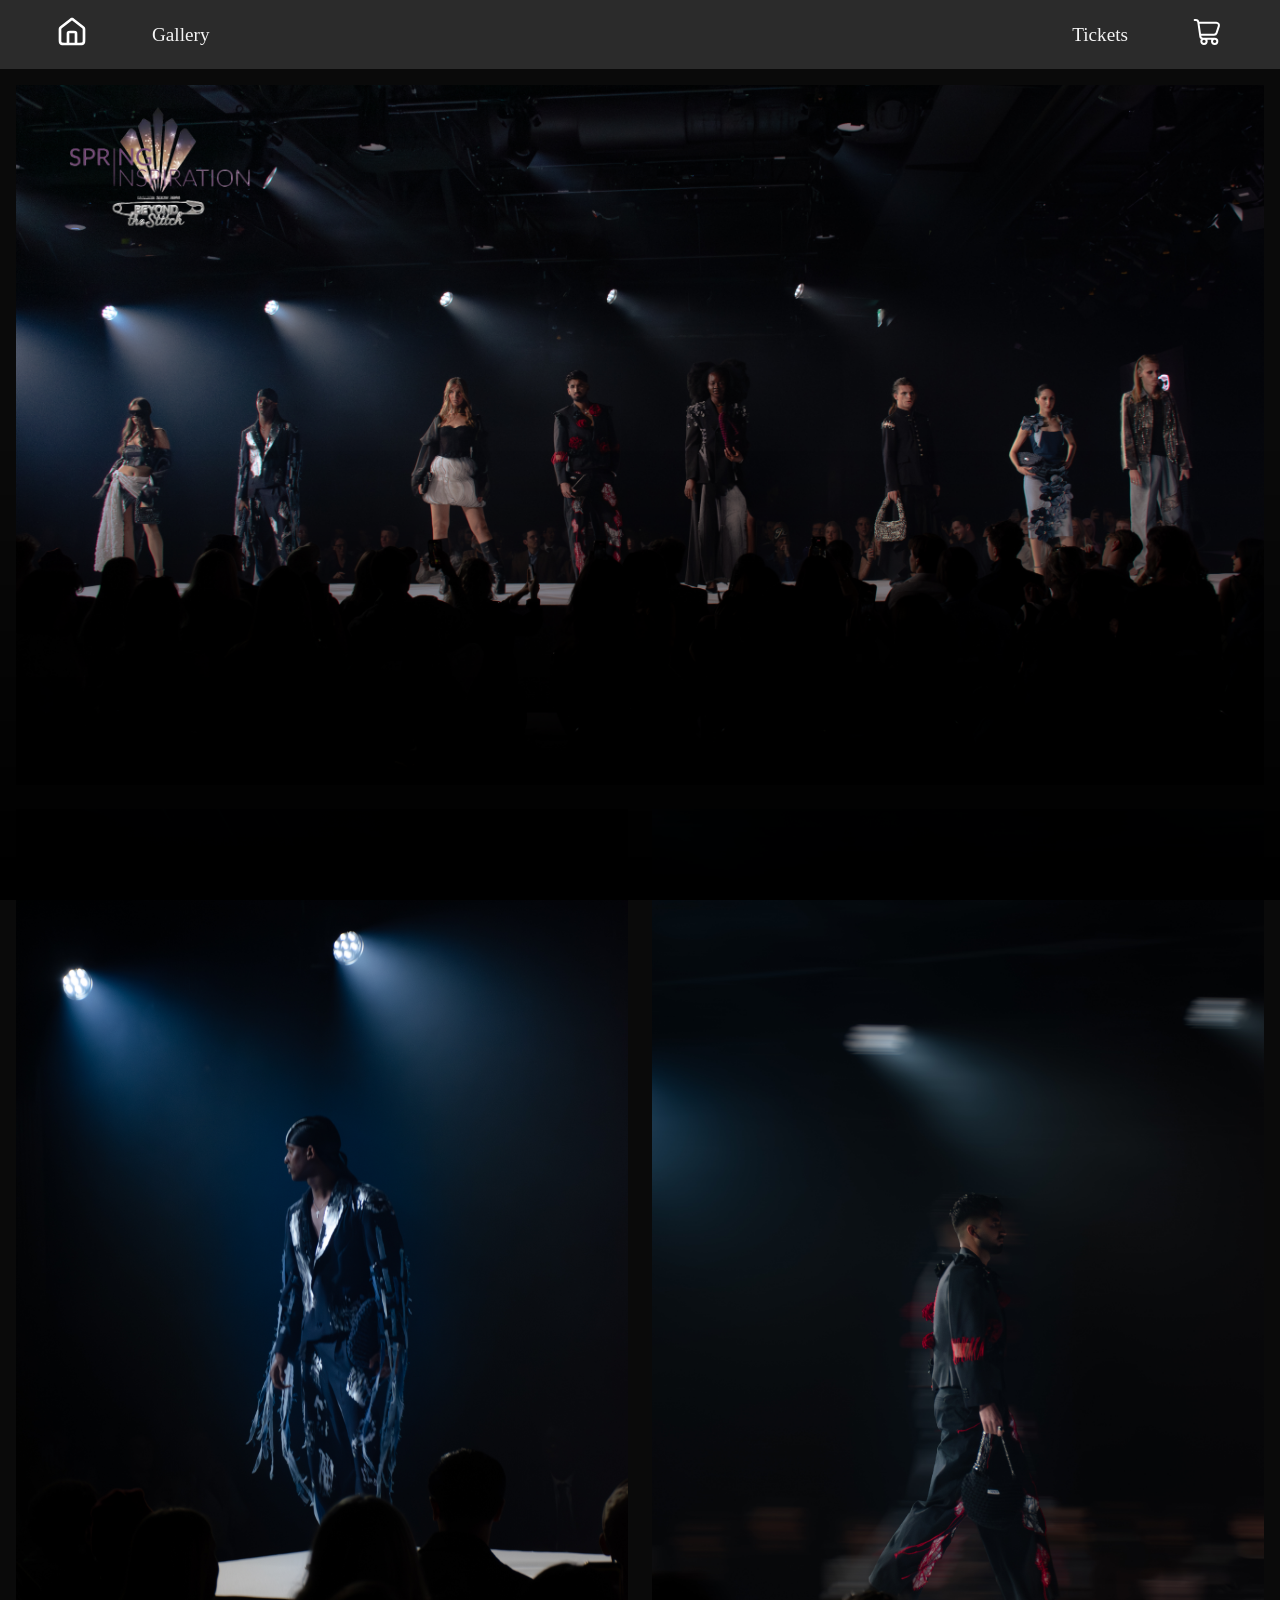
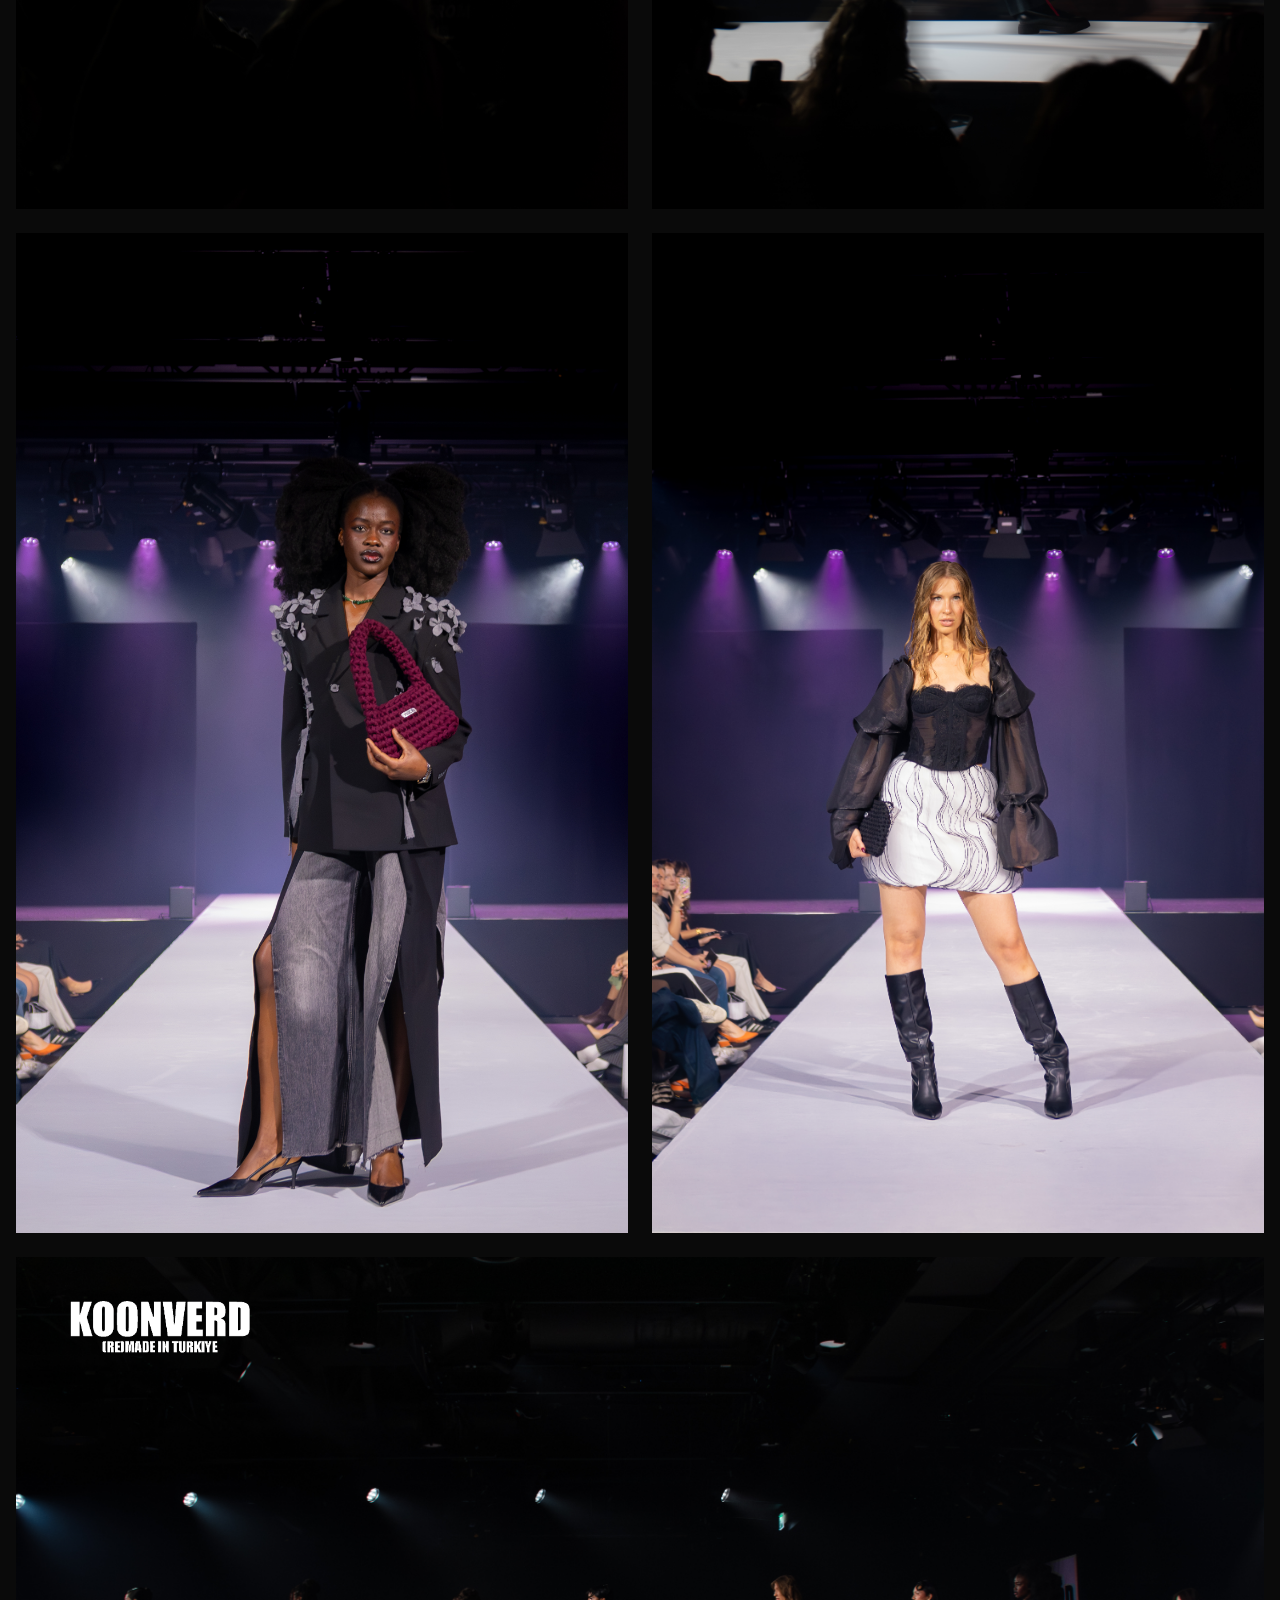
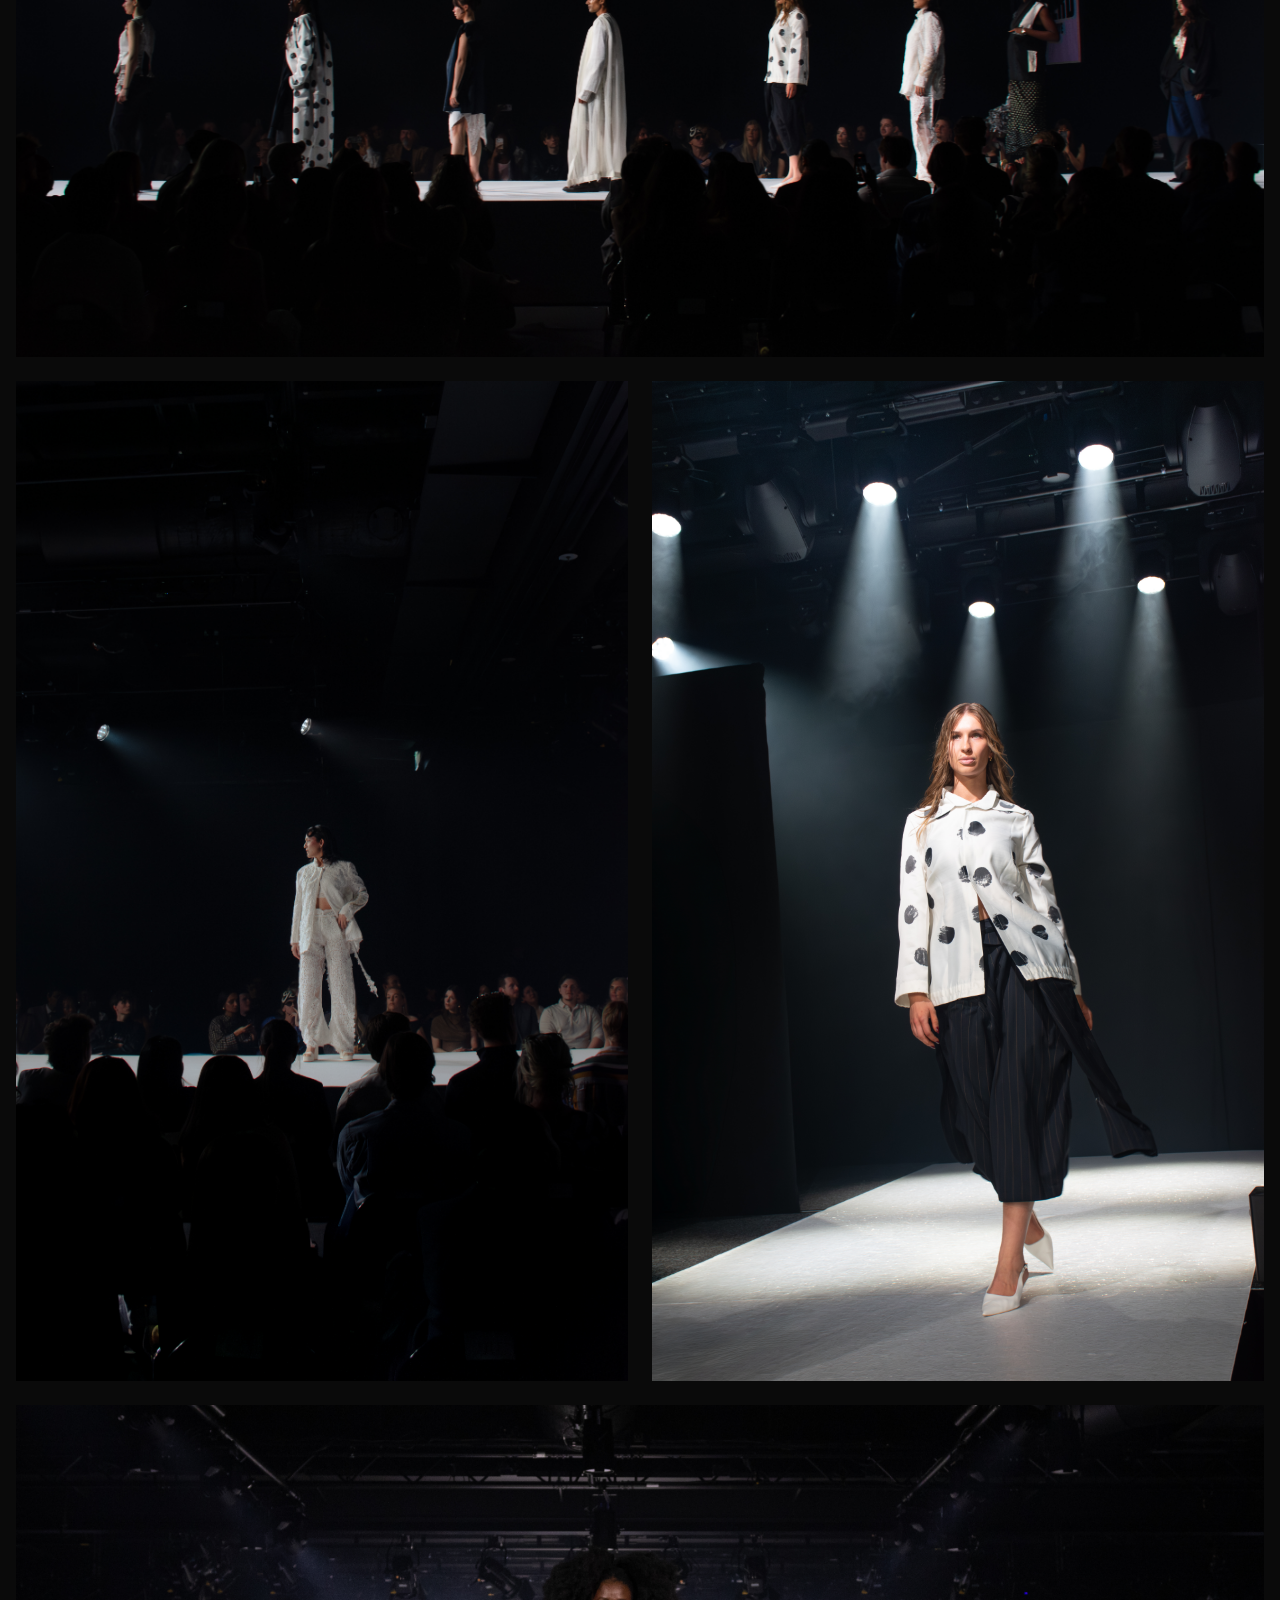
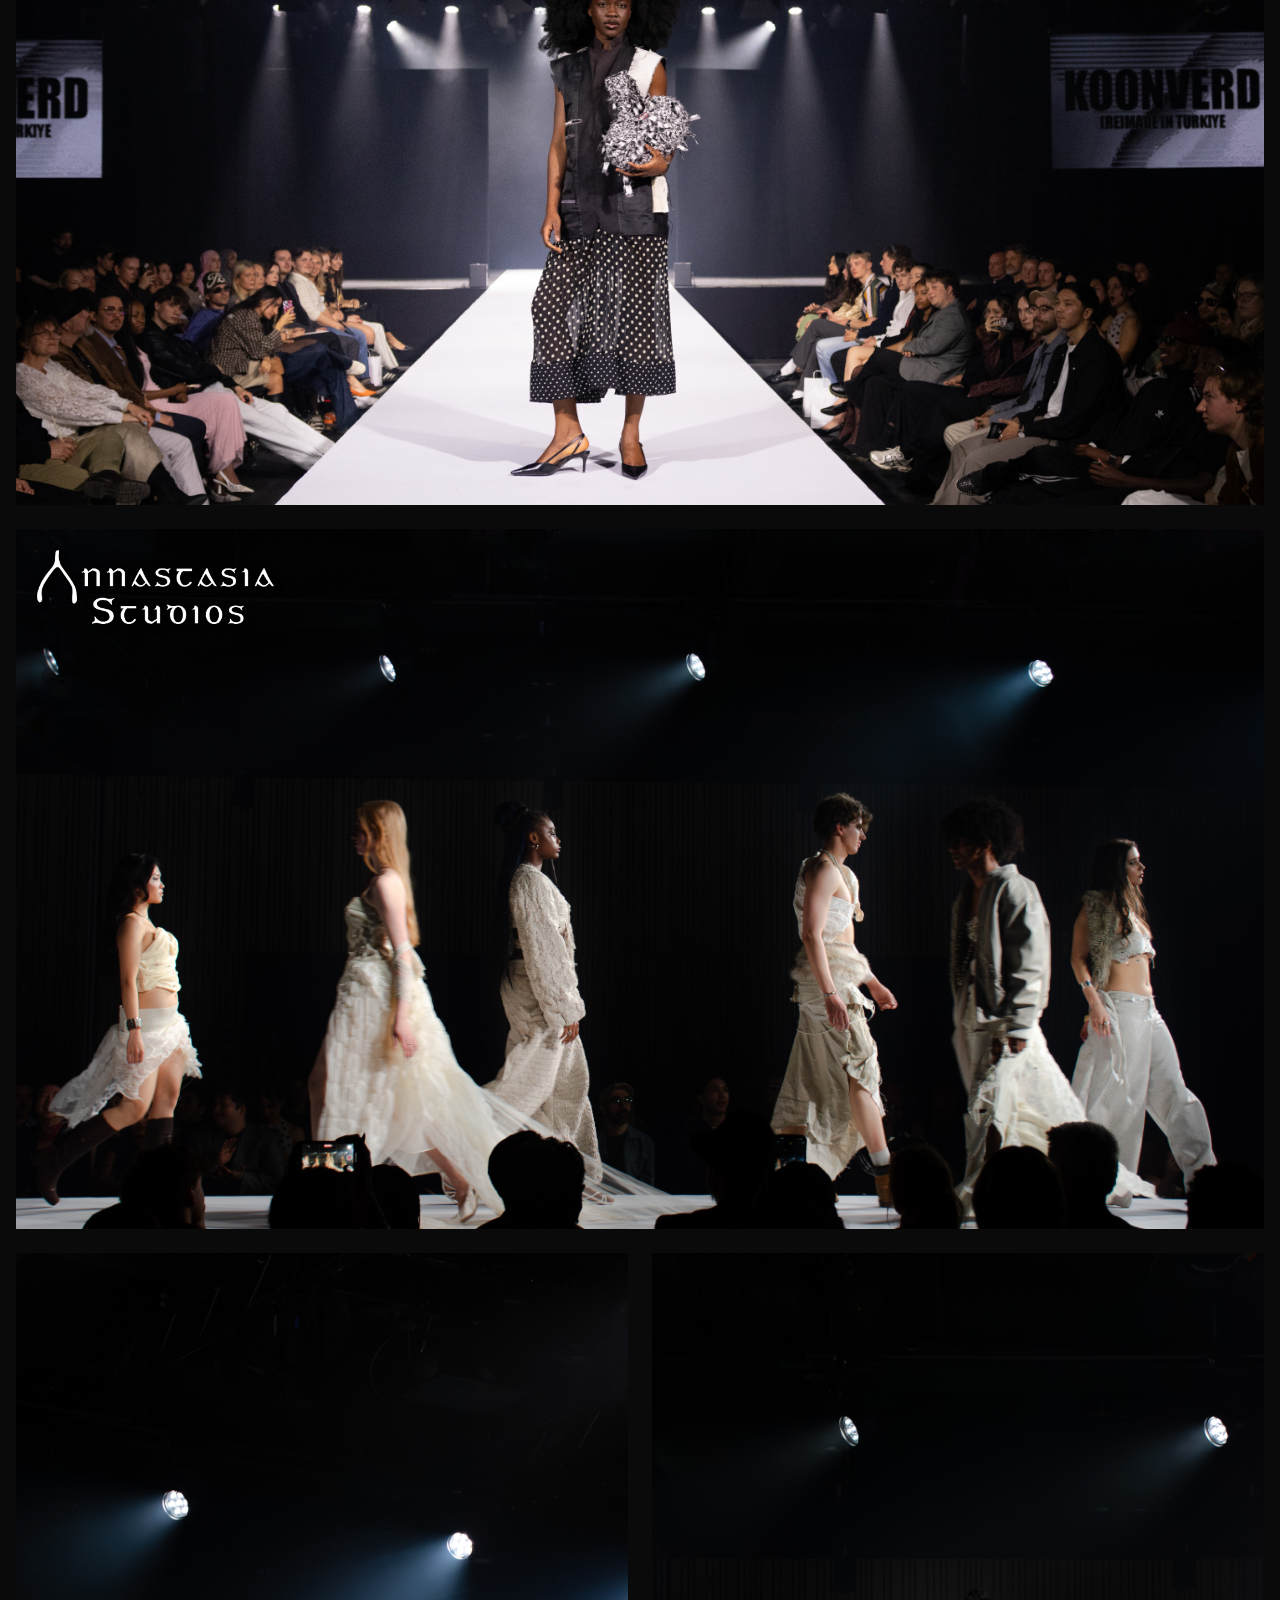
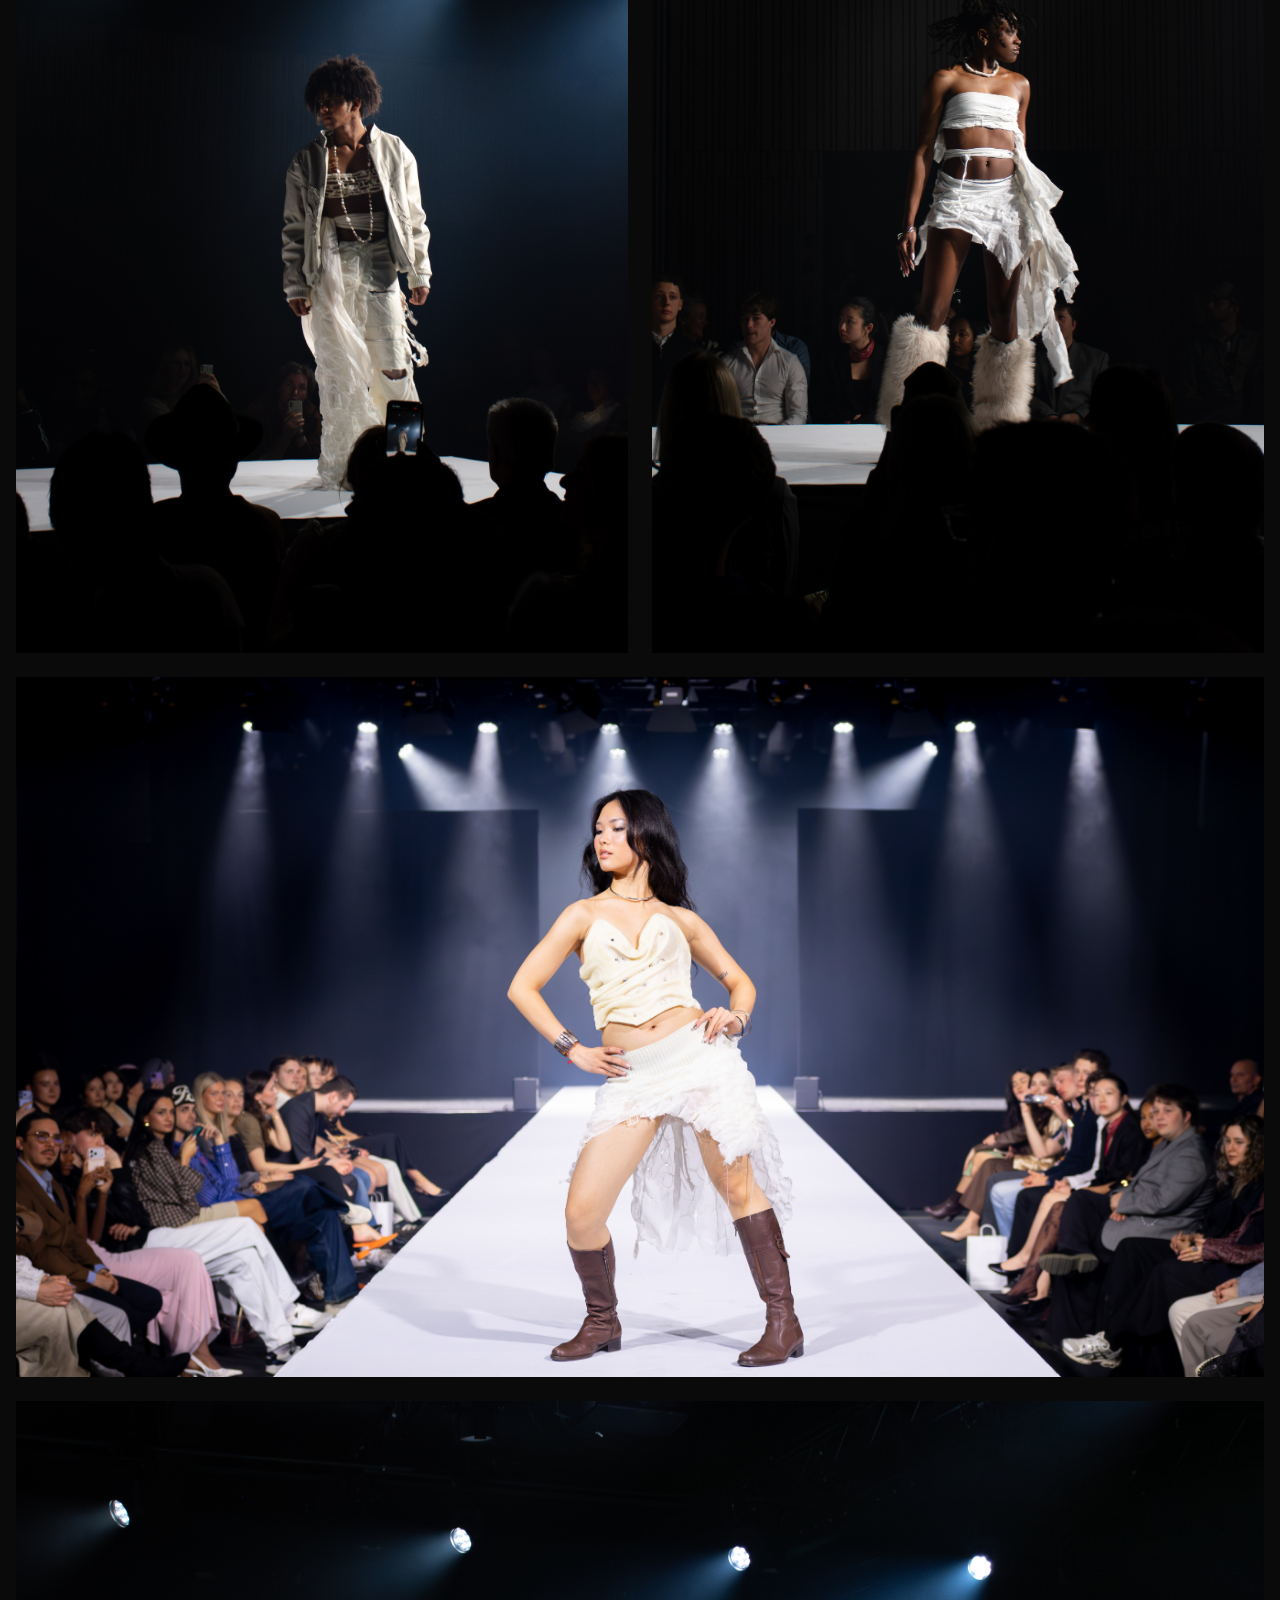
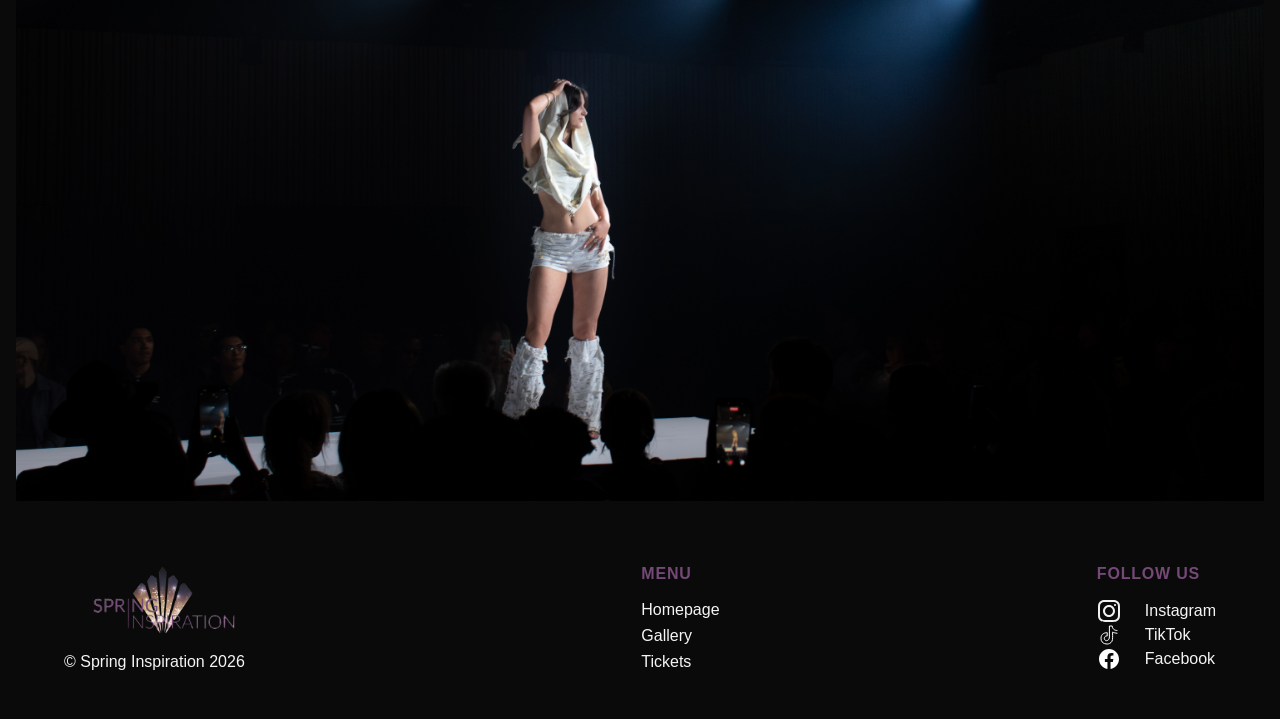
<file: gallery.html>
<!doctype html>
<html lang="en">
  <head>
    <meta charset="UTF-8" />
    <meta name="viewport" content="width=device-width, initial-scale=1.0" />
    <title>Spring Inspiration - Gallery</title>

    <!-- Playfair Display and Inter fonts typekit from Adobe Fonts -->
    <link rel="stylesheet" href="CSS/main.css" />
  </head>
  <body>
    <header>
      <!-- Navigation bar -->
      <nav>
        <ul class="nav-list">
          <li>
            <a href="index.html" class="nav-link active"
              ><img
                src="Assets/home-02-svgrepo-com.svg"
                alt="Homepage icon"
                class="nav-icon"
            /></a>
          </li>
          <li><a href="gallery.html" class="nav-link">Gallery</a></li>
          <!-- Adds space between the gallery and ticket pages in the navigation bar-->
          <li class="nav-spacer"></li>
          <li><a href="tickets.html" class="nav-link">Tickets</a></li>
          <li>
            <a href="cart.html" class="nav-link cart-link">
              <img
                src="Assets/cart-4-svgrepo-com.svg"
                alt="Cart icon"
                class="nav-icon"
              />
              <span id="cart-badge">0</span>
            </a>
          </li>
        </ul>
      </nav>
    </header>

    <!-- Gallery grid -->

    <main>
      <section class="gallery">
        <div class="gallery-grid">
          <!-- Spring Inspiration designs -->

          <div class="gallery-item-horizontal">
            <img
              src="Images/_DSC9792.jpg"
              alt="Spring Inspiration's full collection"
              class="spring-full-collection"
            />
            <div class="gallery-logo">
              <img src="Assets/SPRINGLOGO.png" class="logo-spring" />
            </div>
          </div>

          <div class="gallery-item-vertical">
            <img
              src="Images/_DSC9578.jpg"
              alt="Spring Inspiration design"
              class="spring-design"
            />
          </div>

          <div class="gallery-item-vertical">
            <img
              src="Images/_DSC9643.jpg"
              alt="Spring Inspiration design"
              class="spring-design"
            />
          </div>
          <div class="gallery-item-vertical">
            <img
              src="Images/_MG_6512.jpg"
              alt="Spring Inspiration design"
              class="spring-design"
            />
          </div>

          <div class="gallery-item-vertical">
            <img
              src="Images/_MG_6461.jpg"
              alt="Spring Inspiration design"
              class="spring-design"
            />
          </div>

          <!-- Koonverd's designs -->

          <div class="gallery-item-horizontal">
            <img
              src="Images/_DSC0718.jpg"
              alt="Koonverd's full collection"
              class="koonverd-design"
            />
            <div class="gallery-logo">
              <img src="Assets/tag KNVRD.png" class="logo-koonverd" />
            </div>
          </div>

          <div class="gallery-item-vertical">
            <img
              src="Images/_DSC0647.jpg"
              alt="Koonverd's design"
              class="koonverd-design"
            />
          </div>
          <div class="gallery-item-vertical">
            <img
              src="Images/_DSC8050.jpg"
              alt="Koonverd's design"
              class="koonverd-design"
            />
          </div>

          <div class="gallery-item-horizontal">
            <img
              src="Images/_MG_7149.jpg"
              alt="Koonverd's design"
              class="koonverd-design"
            />
          </div>

          <!-- Anastasia Studio's designs -->

          <div class="gallery-item-horizontal">
            <img
              src="Images/_DSC2413.jpg"
              alt="Anastasia Studio's full colection"
              class="anastasia-design"
            />
            <div class="gallery-logo">
              <img
                src="Assets/ANNASTASIA STUDIOS.png"
                class="logo-anastasias-studios"
              />
            </div>
          </div>

          <div class="gallery-item-vertical">
            <img
              src="Images/_DSC2083.jpg"
              alt="Anastasia Studio's design"
              class="anastasia-design"
            />
          </div>

          <div class="gallery-item-vertical">
            <img
              src="Images/_DSC1983.jpg"
              alt="Anastasia Studio's design"
              class="anastasia-design"
            />
          </div>

          <div class="gallery-item-horizontal">
            <img
              src="Images/_MG_8017.jpg"
              alt="Anastasia Studio's design"
              class="anastasia-design"
            />
          </div>

          <div class="gallery-item-horizontal">
            <img
              src="Images/_DSC1896.jpg"
              alt="Anastasia Studio's design"
              class="anastasia-design"
            />
          </div>
        </div>
      </section>
    </main>

    <footer>
      <!-- Left side of the footer with the Spring Inspiration logo and copyright text -->
      <div class="footer-logo">
        <img src="Assets/springinspiration.png" alt="Spring Inspiration logo" />
        <p>&copy; Spring Inspiration 2026</p>
      </div>
      <!-- Middle section of the footer with the menu links -->
      <div class="footer-nav">
        <h4>Menu</h4>
        <ul class="footer-nav-list">
          <li><a href="index.html" class="footer-link">Homepage</a></li>
          <li><a href="gallery.html" class="footer-link">Gallery</a></li>
          <li><a href="tickets.html" class="footer-link">Tickets</a></li>
        </ul>
      </div>

      <!-- Right side of the footer with the social media links -->

      <div class="footer-social">
        <h4>Follow Us</h4>
        <a href="https://www.instagram.com/springinspiration/?hl=en">
          <img
            src="Assets/instagram-svgrepo-com.svg"
            alt="Instagram icon"
            class="social-icon"
          />
          Instagram
        </a>

        <a href="https://www.tiktok.com/@spring.inspiration">
          <img
            src="Assets/tik-tok-brand-assets-video-socialnetwork-oneline-svgrepo-com.svg"
            alt="TikTok icon"
            class="social-icon"
          />
          TikTok
        </a>

        <a href="https://www.facebook.com/Springinspiration">
          <img
            src="Assets/facebook-svgrepo-com.svg"
            alt="Facebook icon"
            class="social-icon"
          />
          Facebook
        </a>
      </div>
    </footer>
    <script src="JS/script.js"></script>
  </body>
</html>
</file>
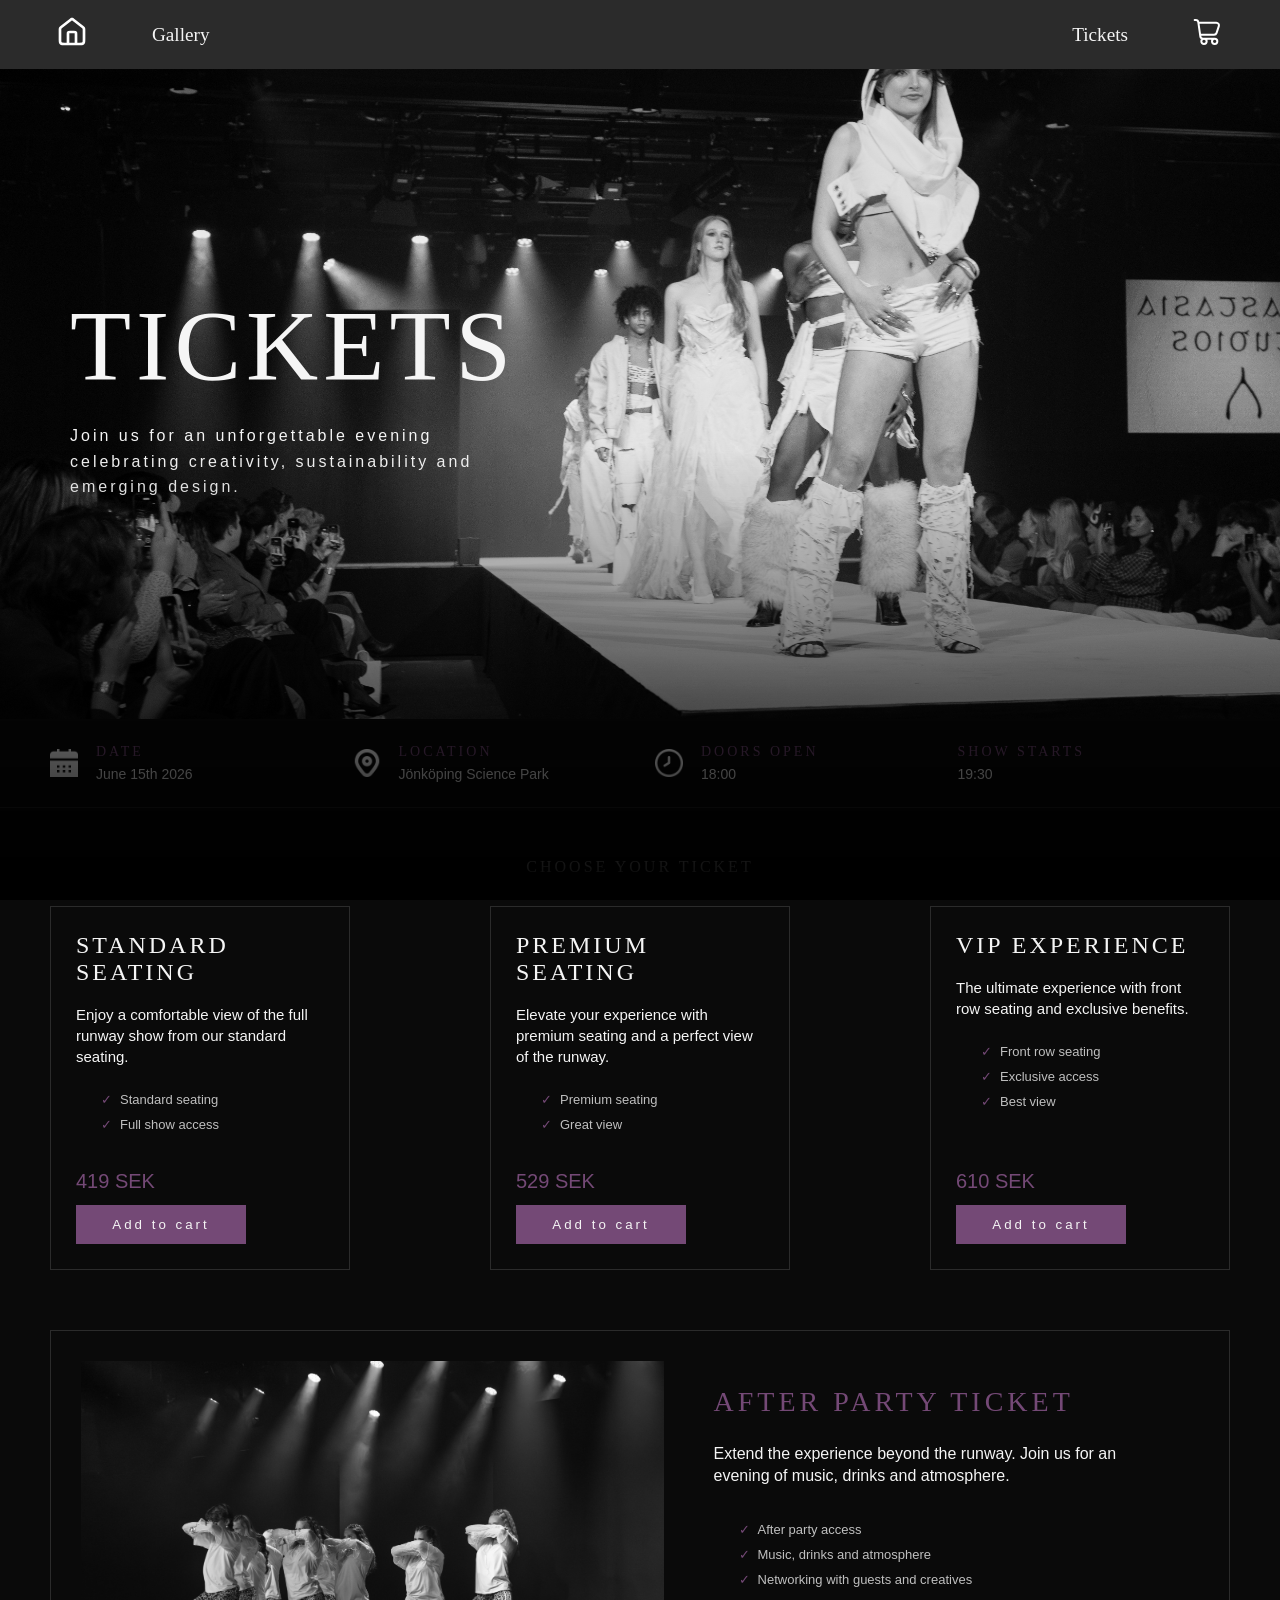
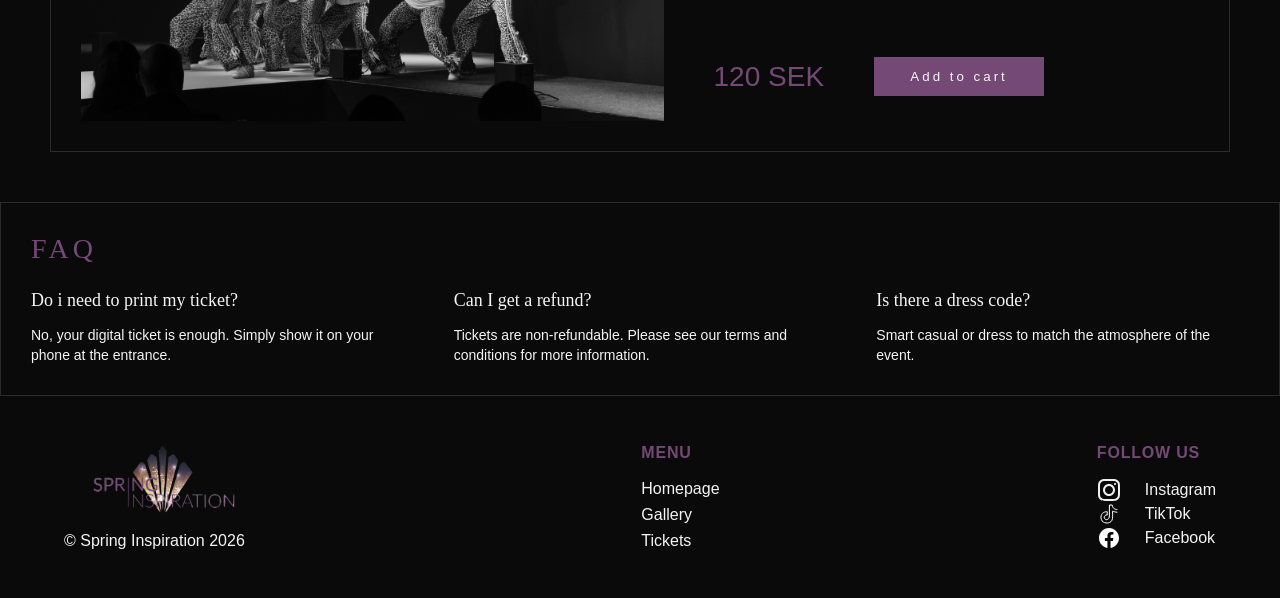
<file: tickets.html>
<!doctype html>
<html lang="en">
  <head>
    <meta charset="UTF-8" />
    <meta name="viewport" content="width=device-width, initial-scale=1.0" />
    <title>Spring Inspiration - Tickets</title>

    <!-- Playfair Display and Inter fonts typekit from Adobe Fonts -->
    <link rel="stylesheet" href="CSS/main.css" />
  </head>
  <body>
    <header>
      <!-- Navigation bar -->
      <nav>
        <ul class="nav-list">
          <li>
            <a href="index.html" class="nav-link active"
              ><img
                src="Assets/home-02-svgrepo-com.svg"
                alt="Homepage icon"
                class="nav-icon"
            /></a>
          </li>
          <li><a href="gallery.html" class="nav-link">Gallery</a></li>
          <!-- Adds space between the gallery and ticket pages in the navigation bar-->
          <li class="nav-spacer"></li>
          <li><a href="tickets.html" class="nav-link">Tickets</a></li>
          <li>
            <a href="cart.html" class="nav-link cart-link"
              ><img
                src="Assets/cart-4-svgrepo-com.svg"
                alt="Cart icon"
                class="nav-icon"
              />
              <span id="cart-badge">0</span>
            </a>
          </li>
        </ul>
      </nav>
    </header>
    <main class="tickets-page">
      <section class="tickets-hero">
        <img
          src="Images/_MG_8045.jpg"
          alt="Runway models"
          class="tickets-hero-image"
        />

        <div class="tickets-overlay"></div>

        <div class="tickets-hero-text">
          <h1>TICKETS</h1>
          <p>
            Join us for an unforgettable evening celebrating creativity,
            sustainability and emerging design.
          </p>
        </div>
      </section>

      <section class="event-info">
        <div class="event-info-item">
          <img
            src="Assets/calendar.png"
            alt="calendar icon"
            class="event-icon"
          />

          <div>
            <h3>Date</h3>
            <p>June 15th 2026</p>
          </div>
        </div>

        <div class="event-info-item">
          <img src="Assets/marker.png" alt="Location icon" class="event-icon" />
          <div>
            <h3>Location</h3>
            <p>Jönköping Science Park</p>
          </div>
        </div>

        <div class="event-info-item">
          <img src="Assets/clock.png" alt="Clock icon" class="event-icon" />
          <div>
            <h3>Doors Open</h3>
            <p>18:00</p>
          </div>
        </div>
        <div class="event-info-item">
          <div>
            <h3>Show Starts</h3>
            <p>19:30</p>
          </div>
        </div>
      </section>

      <section class="ticket-options">
        <h2>Choose your ticket</h2>

        <div class="ticket-cards">
          <div class="ticket-card">
            <h3>Standard Seating</h3>
            <p>
              Enjoy a comfortable view of the full runway show from our standard
              seating.
            </p>

            <ul class="ticket-features">
              <li>Standard seating</li>
              <li>Full show access</li>
            </ul>

            <p class="ticket-price">419 SEK</p>

            <button
              class="add-to-cart-btn"
              data-name="Standard Seating"
              data-price="419"
            >
              Add to cart
            </button>
          </div>

          <div class="ticket-card">
            <h3>Premium Seating</h3>
            <p>
              Elevate your experience with premium seating and a perfect view of
              the runway.
            </p>

            <ul class="ticket-features">
              <li>Premium seating</li>
              <li>Great view</li>
            </ul>

            <p class="ticket-price">529 SEK</p>

            <button
              class="add-to-cart-btn"
              data-name="Premium Seating"
              data-price="529"
            >
              Add to cart
            </button>
          </div>

          <div class="ticket-card">
            <h3>VIP Experience</h3>
            <p>
              The ultimate experience with front row seating and exclusive
              benefits.
            </p>

            <ul class="ticket-features">
              <li>Front row seating</li>
              <li>Exclusive access</li>
              <li>Best view</li>
            </ul>

            <p class="ticket-price">610 SEK</p>

            <button
              class="add-to-cart-btn"
              data-name="VIP Experience"
              data-price="610"
            >
              Add to cart
            </button>
          </div>
        </div>
      </section>

      <section class="after-party-section">
        <div class="after-party-content">
          <img
            src="Images/_DSC94483.jpg"
            alt="After party performance"
            class="after-party-image"
          />

          <div class="after-party-details">
            <h2>After Party Ticket</h2>

            <p>
              Extend the experience beyond the runway. Join us for an evening of
              music, drinks and atmosphere.
            </p>

            <ul class="ticket-features">
              <li>After party access</li>
              <li>Music, drinks and atmosphere</li>
              <li>Networking with guests and creatives</li>
            </ul>

            <div class="after-party-action">
              <p class="ticket-price">120 SEK</p>

              <button
                class="add-to-cart-btn"
                data-name="After Party Ticket"
                data-price="120"
              >
                Add to cart
              </button>
            </div>
          </div>
        </div>
      </section>

      <section class="faq-section" id="faq">
        <h2>FAQ</h2>

        <div class="faq-grid">
          <div class="faq-item">
            <h3>Do i need to print my ticket?</h3>
            <p>
              No, your digital ticket is enough. Simply show it on your phone at
              the entrance.
            </p>
          </div>

          <div class="faq-item">
            <h3>Can I get a refund?</h3>
            <p>
              Tickets are non-refundable. Please see our terms and conditions
              for more information.
            </p>
          </div>

          <div class="faq-item">
            <h3>Is there a dress code?</h3>
            <p>Smart casual or dress to match the atmosphere of the event.</p>
          </div>
        </div>
      </section>
    </main>

    <footer>
      <!-- Left side of the footer with the Spring Inspiration logo and copyright text -->
      <div class="footer-logo">
        <img src="Assets/springinspiration.png" alt="Spring Inspiration logo" />
        <p>&copy; Spring Inspiration 2026</p>
      </div>
      <!-- Middle section of the footer with the menu links -->
      <div class="footer-nav">
        <h4>Menu</h4>
        <ul class="footer-nav-list">
          <li><a href="index.html" class="footer-link">Homepage</a></li>
          <li><a href="gallery.html" class="footer-link">Gallery</a></li>
          <li><a href="tickets.html" class="footer-link">Tickets</a></li>
        </ul>
      </div>

      <!-- Right side of the footer with the social media links -->

      <div class="footer-social">
        <h4>Follow Us</h4>
        <a href="https://www.instagram.com/springinspiration/?hl=en">
          <img
            src="Assets/instagram-svgrepo-com.svg"
            alt="Instagram icon"
            class="social-icon"
          />
          Instagram
        </a>

        <a href="https://www.tiktok.com/@spring.inspiration">
          <img
            src="Assets/tik-tok-brand-assets-video-socialnetwork-oneline-svgrepo-com.svg"
            alt="TikTok icon"
            class="social-icon"
          />
          TikTok
        </a>

        <a href="https://www.facebook.com/Springinspiration">
          <img
            src="Assets/facebook-svgrepo-com.svg"
            alt="Facebook icon"
            class="social-icon"
          />
          Facebook
        </a>
      </div>
    </footer>

    <script src="JS/script.js"></script>
    <script src="JS/tickets.js"></script>
  </body>
</html>
</file>
<file: CSS/main.css>
* {
  margin: 0;
  padding: 0;
  box-sizing: border-box;
}

/* Ensures that images are responsive and do not overflow their containers */

img {
  max-width: 100%;
  height: auto;
}

/* Makes the header "float" at the top of the page */

header {
  position: sticky;
  top: 0;
  height: auto;
  background-color: #2b2b2b;
  padding: 1rem 0.5rem;
  z-index: 10;
}

body {
  background-color: #0a0a0a;
  color: #f5f5f5;
  font-family: "Inter", sans-serif;
}

h1,
h2,
h3 {
  font-family: "Playfair Display", serif;
  color: #f5f5f5;
}

/* Global responsive design */

/* Mobile mode */

@media (max-width: 768px) {
  header {
    padding: 0.8rem 0.5rem;
  }

  .nav-list {
    padding: 0 1rem;
    gap: 1rem;
  }

  .nav-link {
    font-size: 1rem;
  }

  .nav-icon {
    width: 1.5rem;
  }

  footer {
    padding: 2rem;
    gap: 2rem;
  }

  .footer-logo img {
    width: 150px;
  }
}

/* Tablet mode */

@media (min-width: 769px) and (max-width: 1024px) {
  .nav-list {
    padding: 0 2rem;
    gap: 2rem;
  }

  footer {
    padding: 2rem 3rem;
    gap: 2rem;
  }
}

/* Desktop mode */

@media (min-width: 1025px) {
  .nav-list {
    padding: 0 3rem;
    gap: 4rem;
  }

  footer {
    padding: 3rem 4rem;
    gap: 3rem;
  }

  .footer-logo img {
    width: 200px;
  }
}

/* Navigation bar styling */

.nav-list {
  list-style: none;
  display: flex;
  align-items: center;
  justify-content: space-between;
  padding: 0 3rem;
  gap: 4rem;
  margin: 0;
}

.nav-link {
  color: #f5f5f5;
  font-family:
    Playfair Display,
    serif;
  font-size: 1.2rem;
  text-decoration: none;
}

.nav-spacer {
  flex: 1;
}

/* Controls home and cart icons in the navigation bar */

.nav-icon {
  width: 2rem;
  height: auto;
  filter: invert(
    100%
  ); /* Inverts the colours of the icons from black to white */
}

/* Cart badge in header */
.cart-link {
  position: relative;
  display: inline-block;
}

#cart-badge {
  position: absolute;
  top: -10px;
  right: -14px;
  background-color: #744976;
  color: #f5f5f5;
  font-size: 12px;
  width: 20px;
  height: 20px;
  border-radius: 50%;
  display: none;
  align-items: center;
  justify-content: center;
}

/* Hero section styling */

.hero {
  position: relative;
  width: 100%;
  overflow: hidden;
}

.hero-image,
.hero-video {
  width: 100%;
  height: auto;
  display: block;
}

/* Linear gradient overlay on top of the hero image */

.hero-overlay {
  position: absolute;
  top: 0;
  left: 0;
  width: 100%;
  height: 100%;
  background: linear-gradient(to right, rgba(0, 0, 0, 0.7), rgba(0, 0, 0, 0));
  display: flex;
  align-items: center;
  justify-content: center;
  padding-left: 2rem;
}

.hero-content {
  display: flex;
  flex-direction: column;
  align-items: center;
  justify-content: center;
}

.hero-logo {
  width: 60%;
  height: auto;
  margin-bottom: 2rem;
}

/* Buttons container on the hero image */

.hero-buttons {
  display: flex;
  gap: 1.5rem;
}

/* Styling for the "GET TICKETS" button */

.button-tickets {
  text-decoration: none;
  background-color: #744976;
  color: #f5f5f5;
  padding: 0.5rem 0.5rem;
  font-family: "Inter", sans-serif;
  font-size: 1rem;
  text-transform: uppercase;
  transition: background-color 0.3s ease;
}

/* Makes the button a darker shade of purple when hovered over */

.button-tickets:hover {
  background-color: #5a3560;
  transform: translateY(-2px);
}

/* Styling for the "VIEW MORE" button */

.button-more {
  text-decoration: none;
  background-color: #2b2b2b;
  color: #f5f5f5;
  border: #f5f5f5 1px solid;
  padding: 0.5rem 0.5rem;
  font-family: "Inter", sans-serif;
  font-size: 1rem;
  text-transform: uppercase;
  transition: background-color 0.3s ease;
}

/* Makes the button a lighter shade of grey when hovered over */

.button-more:hover {
  background-color: #4b4b4b;
  transform: translateY(-2px);
}

/* About Spring Inspiration section styling */

.about {
  display: flex;
  gap: 2rem;
  padding: 4rem 0 4rem 4rem;
}

.about-text {
  flex: 1;
  font-weight: 300;
  text-align: center;
  margin-top: 5rem;
  line-height: 1.6;
}

.about-text h2 {
  font-weight: 400;
  margin-bottom: 2rem;
}

.about-image {
  flex: 2;
}

.about-image img {
  width: 100%;
  height: 500px;
  object-fit: cover;
}

/* Responsive design for the hero section (homepage) */

/* Mobile mode */

@media (max-width: 768px) {
  .button-tickets,
  .button-more {
    font-size: 0.8rem;
    padding: 0.5rem 0.6rem;
  }

  .about {
    flex-direction: column;
    padding: 2rem 0;
  }

  .about-image {
    width: 100%;
  }

  .about-image img {
    height: auto;
    object-fit: cover;
  }

  .about-text {
    padding: 0 2rem;
    margin-top: 0;
    margin-bottom: 2rem;
  }
}

/* Tablet mode */

@media (min-width: 769px) and (max-width: 1024px) {
  .button-tickets,
  .button-more {
    font-size: 0.9rem;
    padding: 0.6rem 0.8rem;
  }

  .about {
    gap: 1.5rem;
    padding: 3rem 0 3rem 3rem;
  }

  .about-image img {
    height: 400px;
  }
}

/* Desktop mode */

@media (min-width: 1025px) {
  .button-tickets,
  .button-more {
    font-size: 1.2rem;
    padding: 0.75rem 1rem;
  }

  about-image img {
    height: 500px;
  }
}

/* Gallery page styling */

.gallery-grid {
  display: grid;
  grid-template-columns: repeat(2, 1fr);
  gap: 0.5rem;
  padding: 1rem;
}

.gallery-item-horizontal {
  grid-column: 1 / -1;
  position: relative;
}

.gallery-item-horizontal img {
  width: 100%;
  height: 700px;
  object-fit: cover;
  display: block;
}

.gallery-item-vertical {
  display: flex;
  flex-direction: column;
  gap: 0.5rem;
}

.gallery-item-vertical img {
  width: 100%;
  height: 1000px;
  object-fit: cover;
  display: block;
}

/* Logos on top of the images in the gallery */

.gallery-logo {
  position: absolute;
  top: 1rem;
  left: 1rem;
  z-index: 2;
  display: flex;
  align-items: center;
}

.gallery-logo img {
  max-width: clamp(150px, 20vw, 400px);
  height: auto;
}

.logo-koonverd {
  filter: invert(100%);
}

/* Responsive design for the gallery page */

/* Mobile mode */

@media (max-width: 768px) {
  .gallery-grid {
    grid-template-columns: 1fr;
    gap: 0.5rem;
  }

  .gallery-item-horizontal {
    grid-column: 1;
  }

  .gallery-item-horizontal img {
    height: auto;
  }

  .gallery-item-vertical img {
    height: auto;
  }
}

/* Tablet mode */

@media (min-width: 769px) and (max-width: 1024px) {
  .gallery-grid {
    grid-template-columns: 1fr;
    gap: 1rem;
  }

  .gallery-item-horizontal {
    grid-column: 1 / -1;
  }

  .gallery-item-horizontal img {
    height: auto;
  }

  .gallery-item-vertical img {
    height: auto;
  }
}

/* Desktop mode */
@media (min-width: 1025px) {
  .gallery-grid {
    grid-template-columns: repeat(2, 1fr);
    gap: 1.5rem;
  }

  .gallery-item-horizontal {
    grid-column: 1 / -1;
  }
}

/* CART PAGE */

/* Main cart page background and text color */
.cart-page {
  background-color: #0a0a0a;
  color: #f5f5f5;
}

/* Hero section */
.cart-hero {
  position: relative;
  height: 520px;
  overflow: hidden;
  display: flex;
  align-items: center;
}

/* Hero image and dark overlay on top */
.cart-image {
  position: absolute;
  width: 100%;
  height: 100%;
  object-fit: cover;
}

.image-overlay {
  position: absolute;
  inset: 0;
  background: linear-gradient
    (to right, rgba (0, 0, 0, 0.95), rgba (0, 0, 0, 0.35));
}

/* Hero image text */
.cart-hero-text {
  position: relative;
  z-index: 2;
  padding-left: 90px;
}

/* Main Cart heading*/
.cart-hero-text h1 {
  font-family: "Playfair Display", serif;
  font-size: 90px;
  letter-spacing: 6px;
  font-weight: normal;
}

/* Text under the Cart heading*/
.cart-hero-text p {
  max-width: 420px;
  font-size: 18px;
  letter-spacing: 4px;
  line-height: 1.5;
}

/* Content area under the hero section */
.cart-content {
  padding: 50px;
  background-color: #0a0a0a;
}

/* "Your items" heading and ticket info */
.cart-content h2 {
  color: #744976;
  font-size: 16px;
  text-transform: uppercase;
  letter-spacing: 3px;
  margin-bottom: 20px;
}

.cart-item {
  border: 1px solid #2b2b2b;
  padding: 25px;
  display: grid;
  grid-template-columns: 1fr 140px 130px;
  align-items: center;
  gap: 30px;
  margin-bottom: 10px;
}

.cart-item-info h3 {
  font-family: "Playfair Display", serif;
  text-transform: uppercase;
  letter-spacing: 4px;
  font-size: 24px;
  font-weight: normal;
  margin-bottom: 10px;
}

.cart-item-info p {
  color: #bfbfbf;
  margin-bottom: 5px;
}

.cart-price {
  color: #744976;
  font-size: 22px;
  letter-spacing: 2px;
}

/* Quantity box */
.cart-quantity {
  border: 1px solid #2b2b2b;
  width: 130px;
  height: 45px;
  display: flex;
  align-items: center;
  justify-content: space-around;
}

.cart-quantity button {
  background: none;
  border: none;
  color: #f5f5f5;
  font-size: 18px;
  cursor: pointer;
}

.quantity-number {
  color: #f5f5f5;
  font-size: 18px;
}

/* Total price section */
.cart-total {
  border: 1px solid #2b2b2b;
  padding: 20px 35px;
  margin-top: 30px;
  display: flex;
  justify-content: space-between;
  align-items: center;
}

.cart-total button {
  transition:
    background-color 0.3s ease,
    transform 0.3s ease;
}

.cart-total button:hover {
  background-color: #5a3560;
  transform: translateY(-2px);
}

/* Continue shopping button */
.continue-shopping {
  display: inline-block;
  margin-top: 60px;
  background-color: #2b2b2b;
  color: #f5f5f5;
  border: 1px solid #f5f5f5;
  padding: 12px 30px;
  font-size: 16px;
  cursor: pointer;
  text-decoration: none;
  transition: background-color 0.3s ease;
}

.continue-shopping:hover {
  background-color: #4b4b4b;
  transform: translateY(-2px);
}
/* Total price */
.cart-total p {
  font-size: 20px;
  text-transform: uppercase;
  letter-spacing: 5px;
}

.cart-total span {
  color: #744976;
}

/* Checkout button */
.cart-total button {
  background-color: #744976;
  color: #f5f5f5;
  border: none;
  padding: 14px 45px;
  text-transform: uppercase;
  letter-spacing: 3px;
  cursor: pointer;
}

/* Checkout message */
#checkout-message {
  color: #744976;
  font-size: 16px;
  margin-top: 18px;
  margin-bottom: 20px;
}

/* Information box section */
.cart-info {
  border: 1px solid #2b2b2b;
  margin-top: 20px;
  padding: 30px;
  display: grid;
  grid-template-columns: repeat(3, 1fr);
  gap: 50px;
  text-align: center;
}

.cart-info-box {
  display: flex;
  flex-direction: column;
  align-items: center;
}

.cart-info-box h3 {
  font-family: "Playfair Display", serif;
  color: #744976;
  font-size: 22px;
  font-weight: normal;
  text-transform: uppercase;
  letter-spacing: 4px;
  margin-bottom: 18px;
}

.cart-info-box p {
  color: #f5f5f5;
  font-size: 15px;
  line-height: 1.4;
  max-width: 240px;
}

/* Responsiveness for the cart page */

/* Mobile mode */

@media (max-width: 768px) {
  .cart-hero {
    height: 300px;
  }

  .cart-hero-text {
    padding-left: 2rem;
  }

  .cart-hero-text h1 {
    font-size: 50px;
  }
  .cart-content {
    padding: 20px;
  }

  .cart-item {
    grid-template-columns: 1fr;
    gap: 15px;
  }

  .cart-total {
    flex-direction: left;
    gap: 15px;
    text-align: left;
  }

  .cart-info {
    grid-template-columns: 1fr;
    gap: 30px;
  }
}

/* Tablet mode */

@media (min-width: 769px) and (max-width: 1024px) {
  .cart-hero-text h1 {
    font-size: 70px;
  }

  .cart-content {
    padding: 30px;
  }

  .cart-info {
    grid-template-columns: repeat (2, 1fr);
  }
}

/* Desktop mode */

@media (min-width: 1025px) {
  .cart-hero {
    height: 600px;
  }

  .cart-hero-text h1 {
    font-size: 100px;
  }
}

/* TICKETS PAGE */

/* Main tickets page background and text color */
.tickets-page {
  background-color: #0a0a0a;
  color: #f5f5f5;
}

/* Hero section */
.tickets-hero {
  position: relative;
  height: 520px;
  overflow: hidden;
  display: flex;
  align-items: center;
}

/* Hero image and dark overlay */
.tickets-hero-image {
  position: absolute;
  width: 100%;
  height: 100%;
  object-fit: cover;
}

.tickets-overlay {
  position: absolute;
  inset: 0;
  background: linear-gradient (to right, rgba (0, 0, 0.95), rgba (0, 0, 0.25));
}

/* Hero image text */
.tickets-hero-text {
  position: relative;
  z-index: 2;
  padding-left: 70px;
  max-width: 520px;
}

/* Event info row under hero section*/
.event-info {
  background-color: #0a0a0a;
  padding: 25px 50px;
  display: grid;
  grid-template-columns: repeat(4, 1fr);
  gap: 30px;
  border-bottom: 1px solid #2b2b2b;
}
/* Each event info block */
.event-info-item {
  display: flex;
  align-items: center;
  gap: 18px;
}

/* icon */
.event-icon {
  width: 28px;
  height: 28px;
  object-fit: contain;
  filter: brightness(0) invert(1);
}

/* Event info headings */
.event-info-item h3 {
  color: #744976;
  font-size: 14px;
  text-transform: uppercase;
  letter-spacing: 3px;
  font-weight: normal;
  margin-bottom: 6px;
}

/* Event info text */
.event-info-item {
  color: #f5f5f5;
  font-size: 14px;
}

/* TICKETS heading and text under heading */
.tickets-hero-text h1 {
  font-family: "Playfair Display", serif;
  font-size: 80px;
  font-weight: normal;
  letter-spacing: 5px;
  margin-bottom: 20px;
}

.tickets-hero-text p {
  font-size: 16px;
  letter-spacing: 3px;
  line-height: 1.6;
}

/* Ticket card section */
.ticket-options {
  padding: 50px 50px 40px;
  background-color: #0a0a0a;
}

.ticket-options h2 {
  text-align: center;
  font-size: 16px;
  text-transform: uppercase;
  letter-spacing: 3px;
  font-weight: normal;
  margin-bottom: 30px;
}

/* container for all ticket cards */
.ticket-cards {
  max-width: 1100px;
  margin: 0 auto;
  display: flex;
  justify-content: space-between;
  gap: 40px;
  flex-wrap: wrap;
}

.ticket-card {
  border: 1px solid #2b2b2b;
  padding: 25px;
  width: 260px;
  min-height: 310px;
  display: flex;
  flex-direction: column;
  transition:
    transform 0.3s ease,
    border-color 0.3s ease,
    box-shadow 0.3s ease;
}

.ticket-card:hover {
  transform: translateY(-8px);
  border-color: #744976;
  box-shadow: 0 10px 25px rgba(116, 73, 118, 0.25);
}

.ticket-card h3 {
  font-family: "Playfair Display", serif;
  font-size: 24px;
  font-weight: normal;
  text-transform: uppercase;
  letter-spacing: 3px;
  margin-bottom: 18px;
}

.ticket-card p {
  font-size: 15px;
  line-height: 1.4;
  color: #f5f5f5;
}

/* Small feature list inside each ticket card */
.ticket-features {
  list-style: none;
  padding: 0;
  margin: 25px;
}

/* Each feature row */
.ticket-features li {
  color: #bfbfbf;
  font-size: 13px;
  margin-bottom: 10px;
}

/* Small purple icon before each feature */
.ticket-features li::before {
  content: "✓";
  color: #744976;
  margin-right: 8px;
}
/* ticket price */
.ticket-price {
  color: #744976 !important;
  font-size: 20px !important;
  margin-top: auto;
  margin-bottom: 10px;
}

/* add to cart button */
.add-to-cart-btn {
  background-color: #744976;
  color: #f5f5f5;
  border: none;
  padding: 12px 35px;
  text-transform: uppdercase;
  letter-spacing: 3px;
  cursor: pointer;
  width: 170px;
}

/* After party ticket section */
.after-party-section {
  background-color: #0a0a0a;
  padding: 20px 50px 50px;
}

/* Main border box */
.after-party-content {
  max-width: 1100px;
  margin: 0 auto;
  border: 1px solid #2b2b2b;
  padding: 30px;
  display: grid;
  grid-template-columns: 1.2fr 1fr;
  gap: 50px;
  align-items: center;
  transition:
    transform 0.3s ease,
    border-color 0.3s ease,
    box-shadow 0.3s ease;
}

.after-party-content:hover {
  transform: translateY(-8px);
  border-color: #744976;
  box-shadow: 0 10px 25px rgba(116, 73, 118, 0.25);
}

/* Image on the left side */
.after-party-image {
  width: 100%;
  height: 360px;
  object-fit: cover;
  filter: grayscale(100%);
}

/* Right side content */
.after-party-details h2 {
  font-family: "Playfair Display", serif;
  color: #744976;
  font-size: 28px;
  font-weight: normal;
  text-transform: uppercase;
  letter-spacing: 4px;
  margin-bottom: 25px;
}

.after-party-details p {
  color: #f5f5f5;
  font-size: 16px;
  line-height: 1.4;
  max-width: 440px;
}

/* Feature list inside after party section */
.after-party-details .ticket-features {
  margin-top: 35px;
}

/* Price and button row */
.after-party-action {
  margin-top: 70px;
  display: flex;
  align-items: center;
  gap: 50px;
}

.after-party-action .ticket-price {
  margin: 0;
  color: #744976 !important;
  font-size: 28px !important;
  white-space: nowrap;
}

/* FAQ section */
.faq-section {
  background-color: #0a0a0a;
  padding: 0 50px 60px;
}

.faq-section {
  max-width: 1100px;
  margin: 0 auto;
  border: 1px solid #2b2b2b;
  padding: 30px;
}

.faq-section h2 {
  font-family: "Playfair Display", serif;
  color: #744976;
  font-size: 28px;
  font-weight: normal;
  text-transform: uppercase;
  letter-spacing: 4px;
  margin-bottom: 25px;
}

.faq-grid {
  display: grid;
  grid-template-columns: repeat(3, 1fr);
  gap: 50px;
}

.faq-item h3 {
  color: #f5f5f5;
  font-size: 18px;
  font-weight: normal;
  margin-bottom: 15px;
}

.faq-item p {
  color: #f5f5f5;
  font-size: 14px;
  line-height: 1.4;
}

/* Responsiveness for the tickets page */

/* Mobile mode */

@media (max-width: 768px) {
  .tickets-hero {
    height: 300px;
  }

  .tickets-hero-text {
    padding-left: 2rem;
  }

  .tickets-hero-text h1 {
    font-size: 40px;
  }

  .tickets-hero-text p {
    font-size: 14px;
  }

  .event-info {
    grid-template-columns: repeat (2, 1fr);
    padding: 20px;
    gap: 20px;
  }

  .ticket-options {
    padding: 30px 20px;
  }

  .ticket-cards {
    flex-direction: column;
    align-items: center;
  }

  .ticket-card {
    width: 100%;
    max-width: 320px;
  }

  .after-party-content {
    grid-template-columns: 1fr;
  }

  .after-party-image {
    height: 250px;
  }

  .faq-grid {
    grid-template-columns: 1fr;
  }
}

/* tablet mode */

@media (min-width: 769px) and (max-width: 1024px) {
  .tickets-hero-text h1 {
    font-size: 60px;
  }

  .ticket-cards {
    justify-content: center;
  }

  .ticket-card {
    width: 220px;
  }

  .faq-grid {
    grid-template-columns: repeat (2, 1fr);
  }
}

/* Desktop mode */

@media (min-width: 1025px) {
  .tickets-hero {
    height: 650px;
  }

  .tickets-hero-text h1 {
    font-size: 100px;
  }

  .ticket-cards {
    max-width: 1300px;
  }

  .ticket-card {
    width: 300px;
  }

  .after-party-content {
    max-width: 1300px;
  }
  .faq-section {
    max-width: 1300px;
  }
}

/* FAQ link inside cart info section */
.faq-link {
  color: #744976;
  text-decoration: none;
}

/* Empty cart message */
#empty-cart-message {
  color: #bfbfbf;
  font-size: 16px;
  margin: 25px 0;
}

/* Footer styling */

footer {
  display: flex;
  justify-content: space-between;
  align-items: flex-stretch;
  gap: 3rem;
  padding: 3rem 4rem;
  background-color: #0a0a0a;
  color: #f5f5f5;
  position: relative;
  z-index: 101;
}

/* Alligns all of the footer sections so that they are the same height and have space between them */
.footer-logo,
.footer-nav,
.footer-social {
  display: flex;
  flex-direction: column;
  justify-content: space-between;
}

/* Menu and Follow Us sections */

footer h4 {
  font-family: "Inter", sans-serif;
  font-size: 1rem;
  letter-spacing: 0.05rem;
  text-transform: uppercase;
  margin-bottom: 1rem;
  color: #744976;
  white-space: nowrap;
}

/* Spring Inspiration logo and the copyright text */

.footer-logo img {
  width: 200px;
  height: auto;
}

/* Copyright text */

.footer-logo p {
  white-space: nowrap;
}

/* Social media links */

.footer-social a {
  color: #f5f5f5;
  font-size: 1rem;
  text-decoration: none;
  display: flex;
  align-items: center;
  gap: 1.5rem;
}

.social-icon {
  width: 24px;
  height: 24px;
  filter: invert(100%);
}

.footer-nav-list {
  list-style: none;
  display: flex;
  flex-direction: column;
  gap: 0.5rem;
}

.footer-link {
  color: #f5f5f5;
  text-decoration: none;
}

/* Scroll fade-in effect on all of the pages */

body::after {
  content: "";
  position: fixed;
  bottom: 0;
  left: 0;
  width: 100%;
  height: 50%;
  background: linear-gradient(to bottom, rgba(0, 0, 0, 0), rgba(0, 0, 0, 1));
  pointer-events: none;
  z-index: 100;
}
</file>
